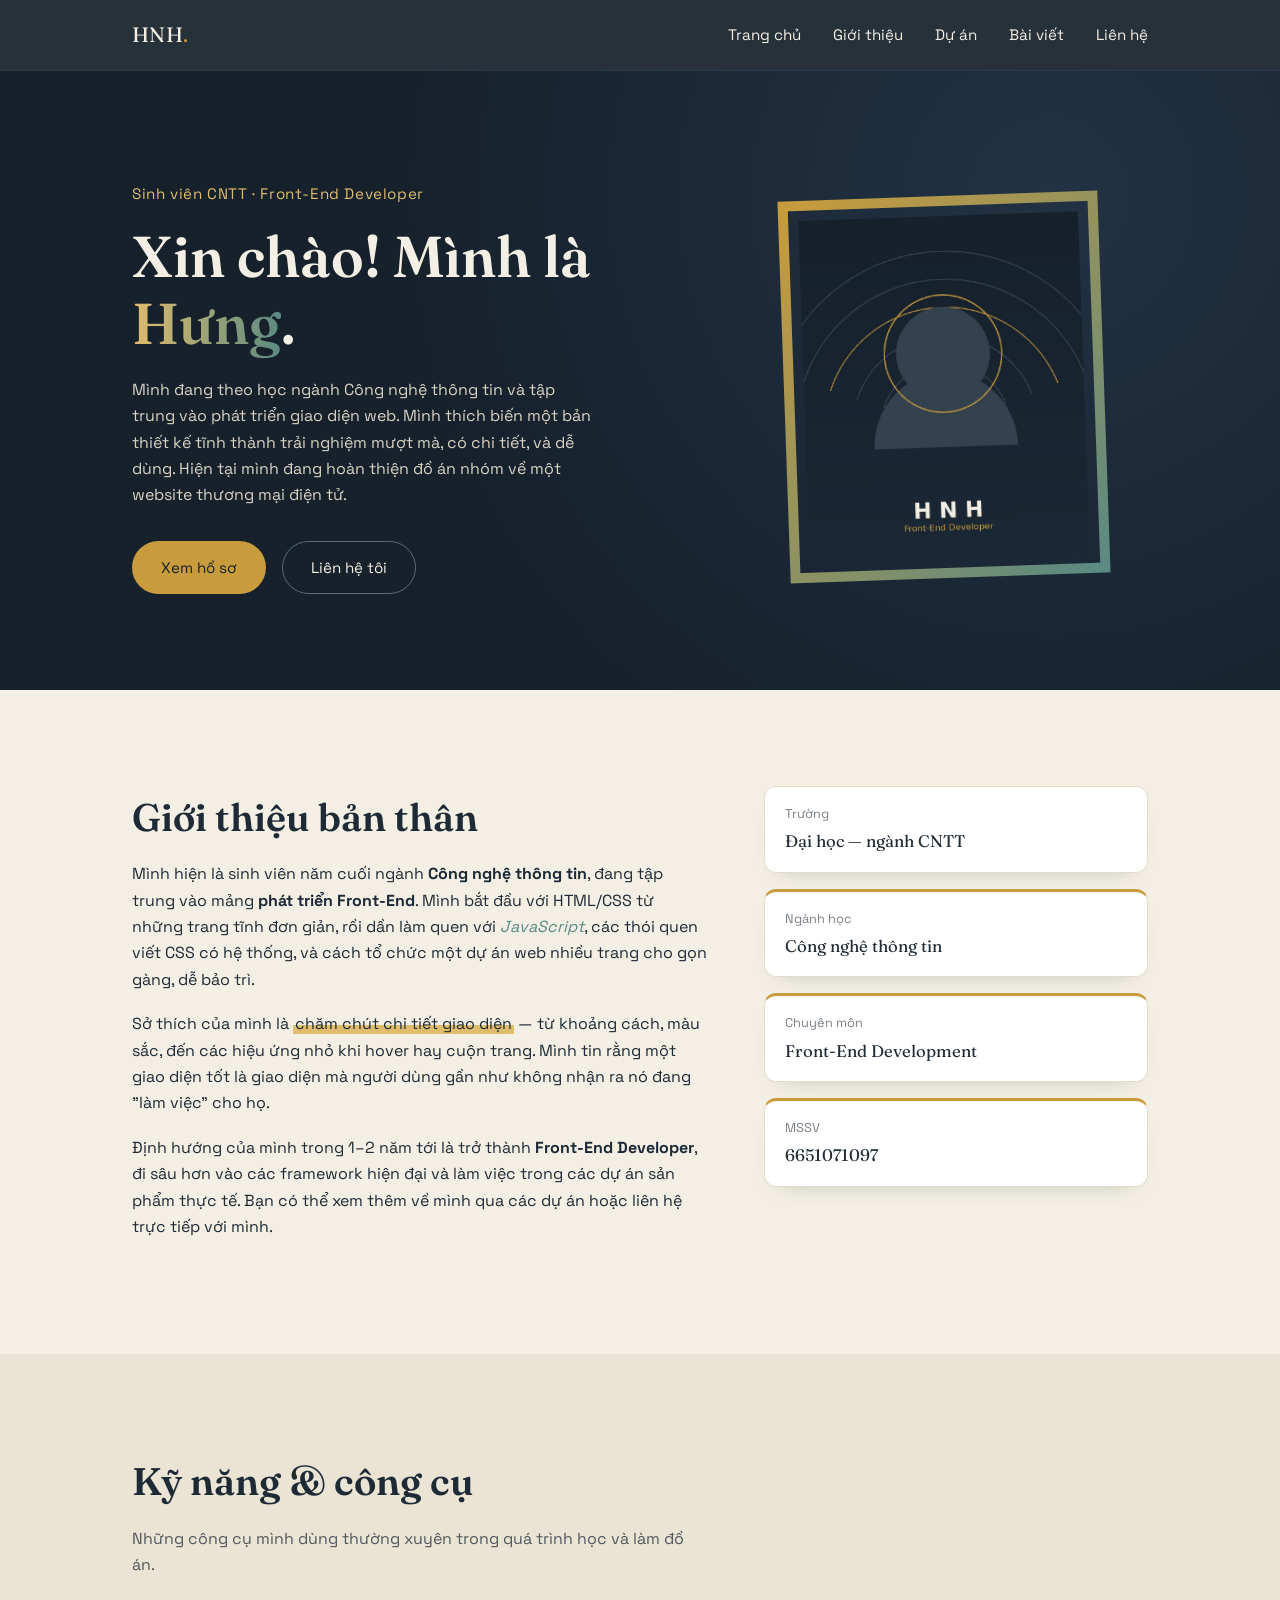
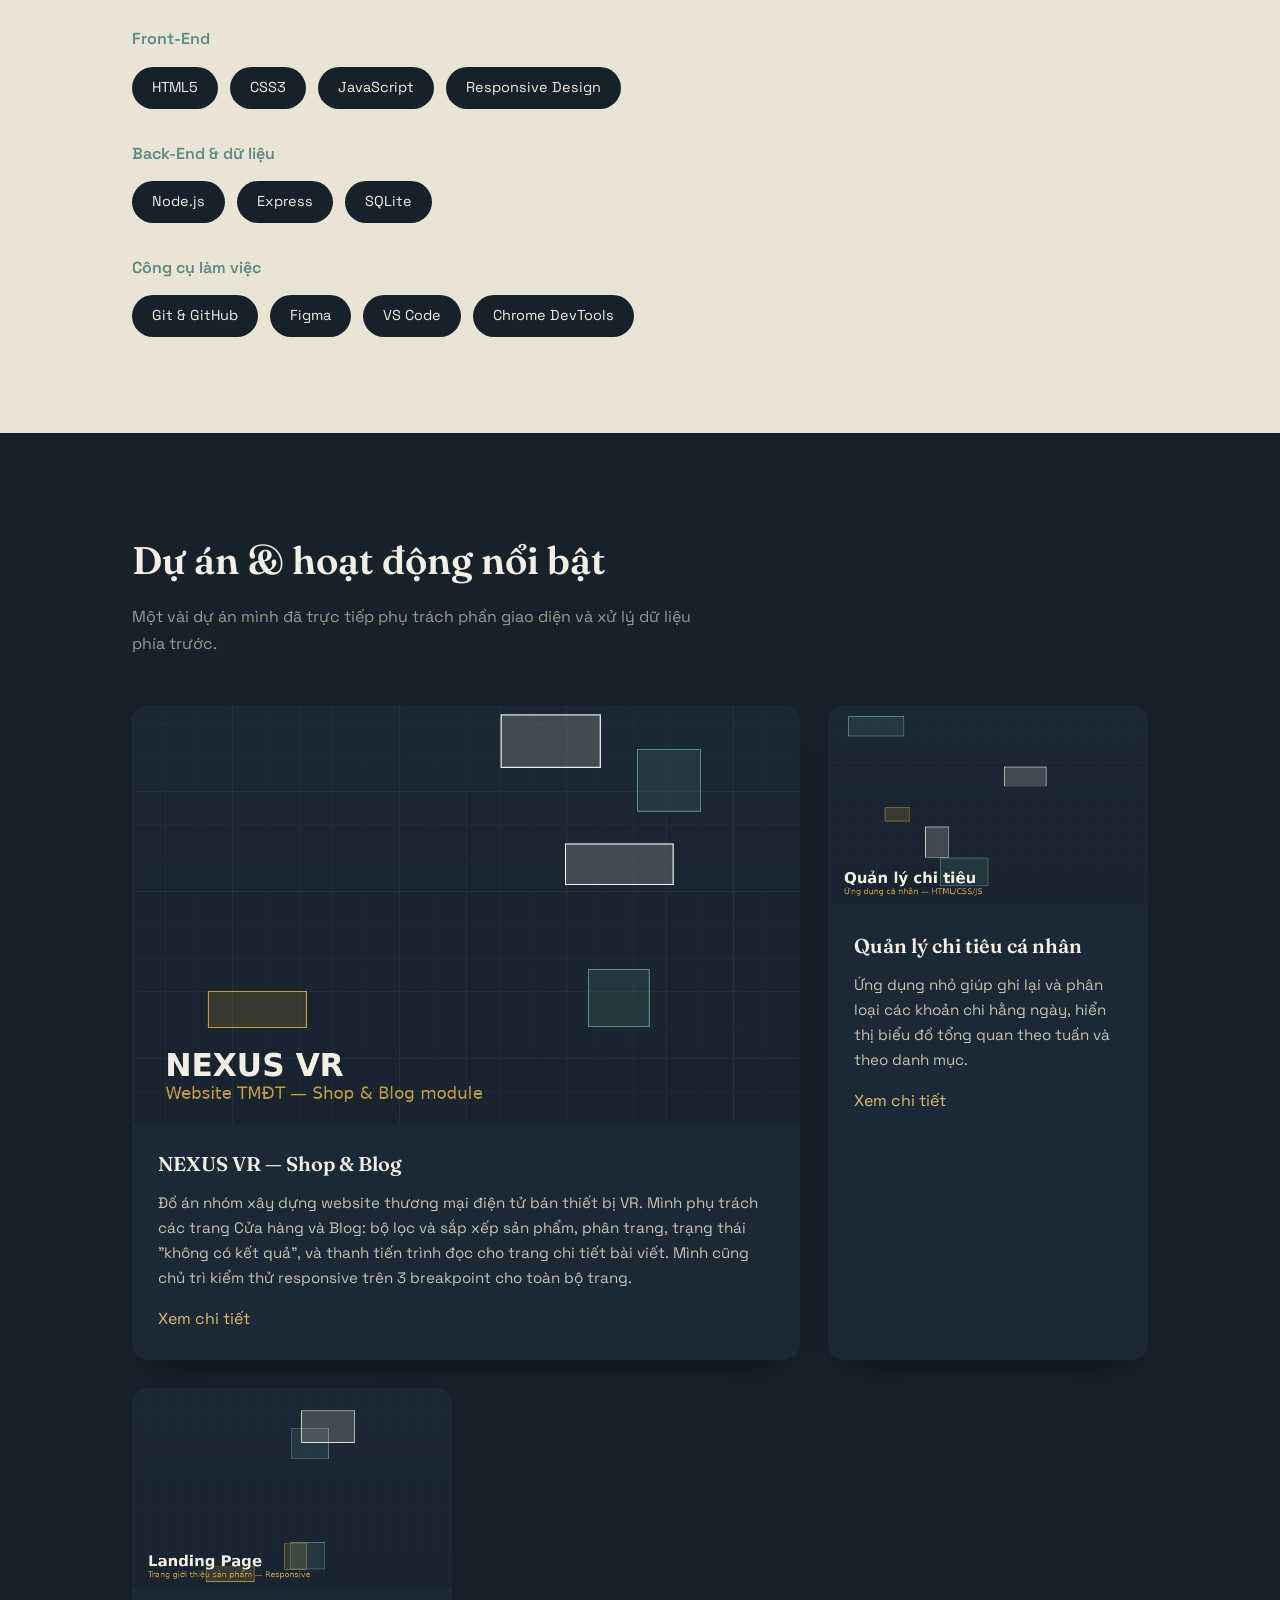
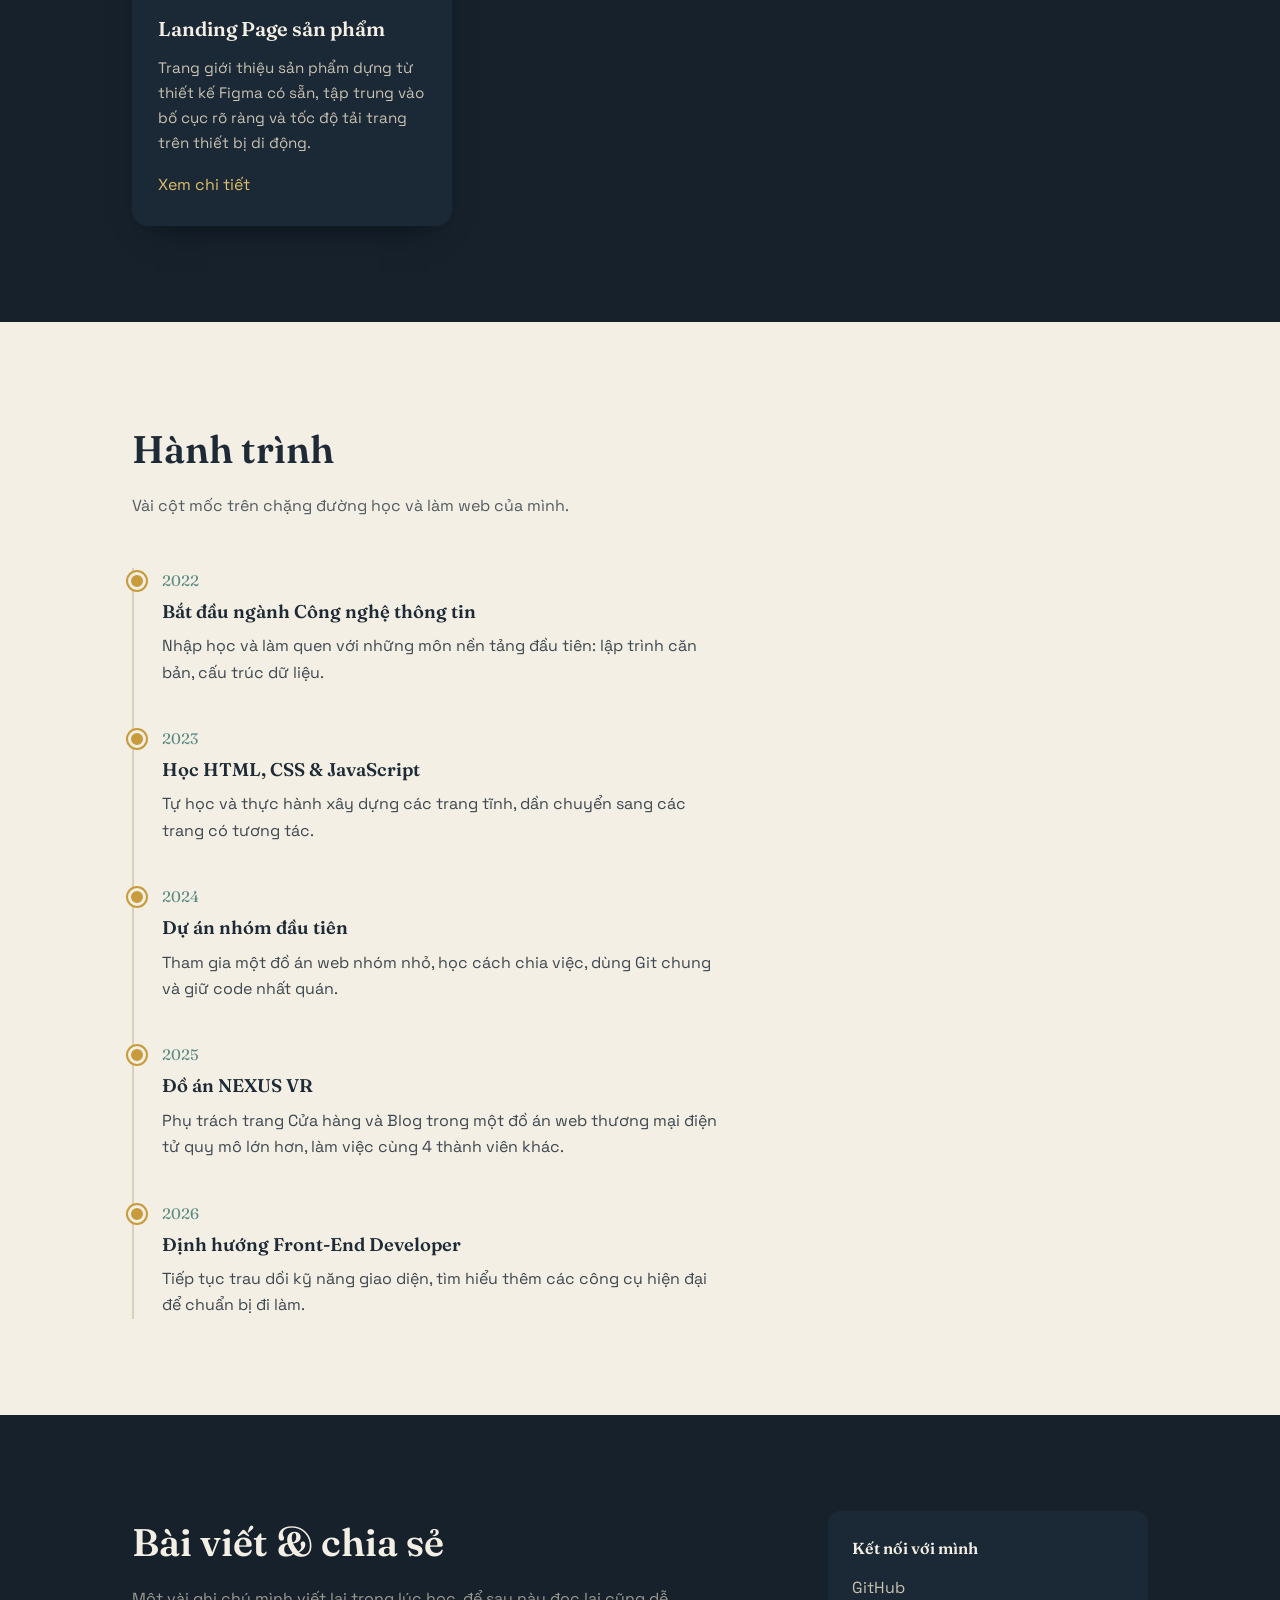
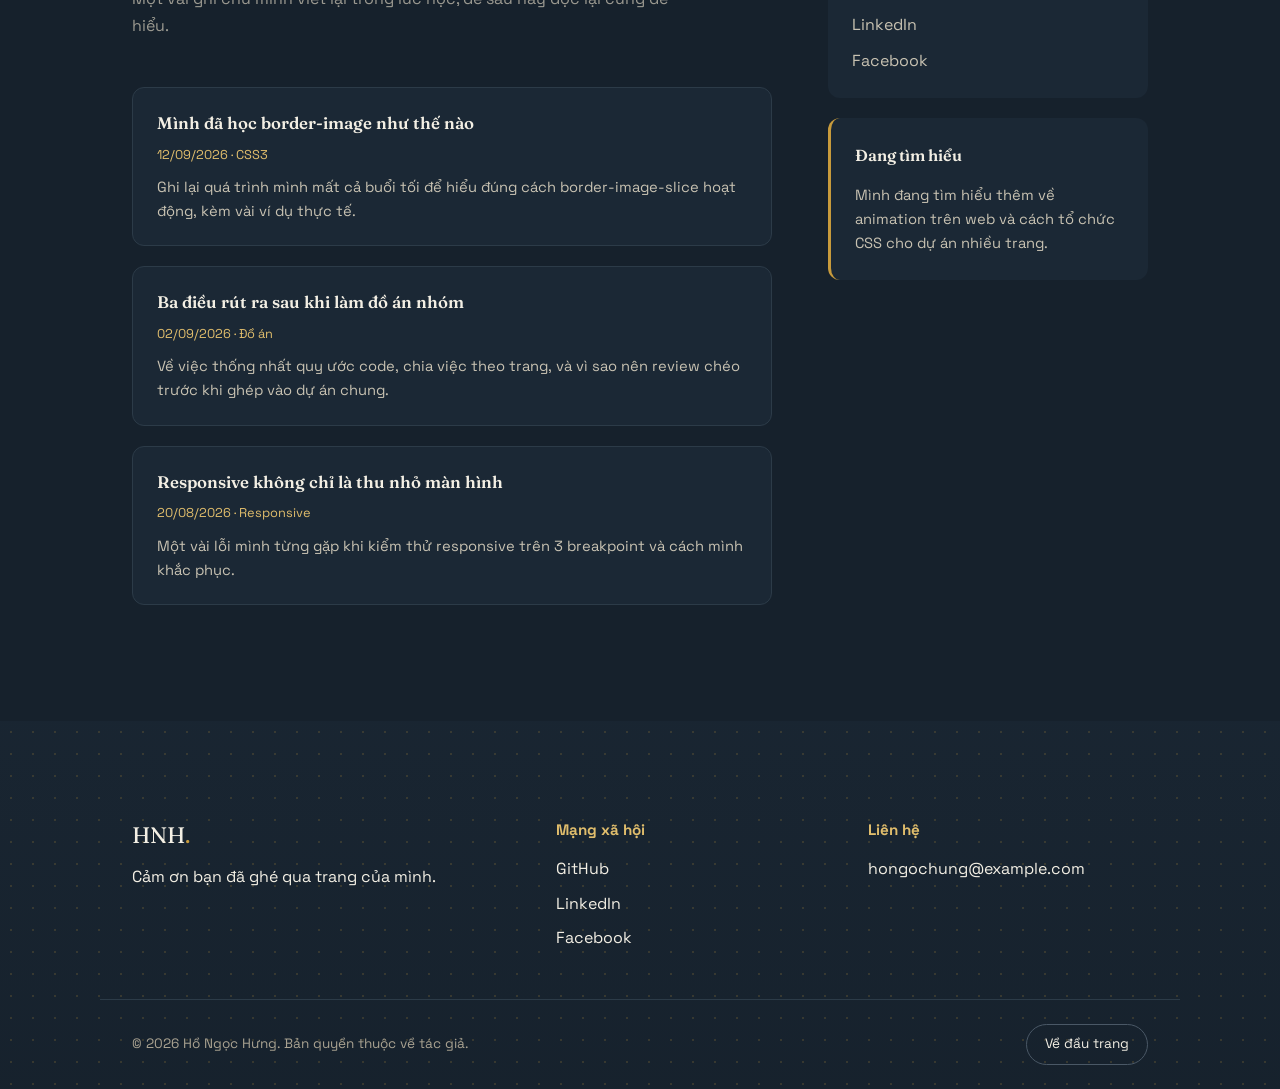
<file: C2_6651071097/BaiTap2_6651071097_HoNgocHung_BlogCaNhan/html/index.html>
<!DOCTYPE html>
<html lang="vi">
<head>
  <meta charset="UTF-8">
  <meta name="viewport" content="width=device-width, initial-scale=1.0">
  <meta name="description" content="Portfolio cá nhân của Hồ Ngọc Hưng — sinh viên ngành Công nghệ thông tin, chuyên về Front-End Development. Giới thiệu bản thân, kỹ năng, dự án và bài viết chia sẻ kinh nghiệm học lập trình web.">
  <title>Portfolio / Blog Cá Nhân - Hồ Ngọc Hưng</title>
  <link rel="preconnect" href="https://fonts.googleapis.com">
  <link rel="preconnect" href="https://fonts.gstatic.com" crossorigin>
  <link href="https://fonts.googleapis.com/css2?family=Fraunces:wght@500;600;700&family=Space+Grotesk:wght@400;500;600&display=swap" rel="stylesheet">
  <link rel="stylesheet" href="../css/style.css">
</head>
<body>

  <!-- ===================== HEADER (sticky) ===================== -->
  <header class="site-header">
    <div class="header-inner">
      <a href="#home" class="logo">HNH<span class="logo-dot">.</span></a>
      <nav class="main-nav">
        <ul>
          <li><a href="#home">Trang chủ</a></li>
          <li><a href="#about">Giới thiệu</a></li>
          <li><a href="#projects">Dự án</a></li>
          <li><a href="#blog">Bài viết</a></li>
          <li><a href="#contact">Liên hệ</a></li>
        </ul>
      </nav>
    </div>
  </header>

  <main>
    <!-- ===================== HERO SECTION ===================== -->
    <section id="home" class="hero">
      <div class="hero-inner">
        <div class="hero-text">
          <p class="hero-kicker">Sinh viên CNTT · Front-End Developer</p>
          <h1 class="hero-title">Xin chào! Mình là <span class="hero-name">Hưng</span>.</h1>
          <p class="hero-desc">
            Mình đang theo học ngành Công nghệ thông tin và tập trung vào phát triển giao diện web.
            Mình thích biến một bản thiết kế tĩnh thành trải nghiệm mượt mà, có chi tiết, và dễ dùng.
            Hiện tại mình đang hoàn thiện đồ án nhóm về một website thương mại điện tử.
          </p>
          <div class="hero-cta">
            <a href="#projects" class="btn btn-primary">Xem hồ sơ</a>
            <a href="#contact" class="btn btn-outline">Liên hệ tôi</a>
          </div>
        </div>
        <div class="hero-media">
          <div class="hero-frame">
            <img src="../images/avatar.jpg" alt="Ảnh chân dung Hồ Ngọc Hưng">
          </div>
        </div>
      </div>
    </section>

    <!-- ===================== ABOUT SECTION ===================== -->
    <section id="about" class="about">
      <div class="section-inner about-grid">
        <div class="about-copy">
          <h2>Giới thiệu bản thân</h2>
          <p>
            Mình hiện là sinh viên năm cuối ngành <strong>Công nghệ thông tin</strong>, đang tập trung
            vào mảng <strong>phát triển Front-End</strong>. Mình bắt đầu với HTML/CSS từ những trang
            tĩnh đơn giản, rồi dần làm quen với <em>JavaScript</em>, các thói quen viết CSS có hệ thống,
            và cách tổ chức một dự án web nhiều trang cho gọn gàng, dễ bảo trì.
          </p>
          <p>
            Sở thích của mình là <span class="highlight">chăm chút chi tiết giao diện</span> — từ khoảng
            cách, màu sắc, đến các hiệu ứng nhỏ khi hover hay cuộn trang. Mình tin rằng một giao diện tốt
            là giao diện mà người dùng gần như không nhận ra nó đang "làm việc" cho họ.
          </p>
          <p>
            Định hướng của mình trong 1–2 năm tới là trở thành <strong>Front-End Developer</strong>,
            đi sâu hơn vào các framework hiện đại và làm việc trong các dự án sản phẩm thực tế.
            Bạn có thể xem thêm về mình qua <a href="#projects">các dự án</a> hoặc
            <a href="#contact">liên hệ trực tiếp</a> với mình.
          </p>
        </div>
        <div class="about-facts">
          <div class="fact-card">
            <span class="fact-label">Trường</span>
            <span class="fact-value">Đại học — ngành CNTT</span>
          </div>
          <div class="fact-card">
            <span class="fact-label">Ngành học</span>
            <span class="fact-value">Công nghệ thông tin</span>
          </div>
          <div class="fact-card">
            <span class="fact-label">Chuyên môn</span>
            <span class="fact-value">Front-End Development</span>
          </div>
          <div class="fact-card">
            <span class="fact-label">MSSV</span>
            <span class="fact-value">6651071097</span>
          </div>
        </div>
      </div>
    </section>

    <!-- ===================== SKILLS SECTION ===================== -->
    <section id="skills" class="skills">
      <div class="section-inner">
        <h2>Kỹ năng &amp; công cụ</h2>
        <p class="section-lead">Những công cụ mình dùng thường xuyên trong quá trình học và làm đồ án.</p>

        <div class="skill-group">
          <h3 class="skill-group-title">Front-End</h3>
          <ul class="pill-list">
            <li class="pill">HTML5</li>
            <li class="pill">CSS3</li>
            <li class="pill">JavaScript</li>
            <li class="pill">Responsive Design</li>
          </ul>
        </div>

        <div class="skill-group">
          <h3 class="skill-group-title">Back-End &amp; dữ liệu</h3>
          <ul class="pill-list">
            <li class="pill">Node.js</li>
            <li class="pill">Express</li>
            <li class="pill">SQLite</li>
          </ul>
        </div>

        <div class="skill-group">
          <h3 class="skill-group-title">Công cụ làm việc</h3>
          <ul class="pill-list">
            <li class="pill">Git &amp; GitHub</li>
            <li class="pill">Figma</li>
            <li class="pill">VS Code</li>
            <li class="pill">Chrome DevTools</li>
          </ul>
        </div>
      </div>
    </section>

    <!-- ===================== PROJECTS SECTION ===================== -->
    <section id="projects" class="projects">
      <div class="section-inner">
        <h2>Dự án &amp; hoạt động nổi bật</h2>
        <p class="section-lead">Một vài dự án mình đã trực tiếp phụ trách phần giao diện và xử lý dữ liệu phía trước.</p>

        <div class="project-grid">
          <article class="project-card project-card--featured">
            <div class="project-media">
              <img src="../images/project1.jpg" alt="Giao diện trang Shop và Blog trong dự án NEXUS VR">
            </div>
            <div class="project-body">
              <h3>NEXUS VR — Shop &amp; Blog</h3>
              <p>
                Đồ án nhóm xây dựng website thương mại điện tử bán thiết bị VR. Mình phụ trách các trang
                Cửa hàng và Blog: bộ lọc và sắp xếp sản phẩm, phân trang, trạng thái "không có kết quả",
                và thanh tiến trình đọc cho trang chi tiết bài viết. Mình cũng chủ trì kiểm thử responsive
                trên 3 breakpoint cho toàn bộ trang.
              </p>
              <a href="#" class="project-link">Xem chi tiết</a>
            </div>
          </article>

          <article class="project-card">
            <div class="project-media">
              <img src="../images/project2.jpg" alt="Giao diện ứng dụng quản lý chi tiêu cá nhân">
            </div>
            <div class="project-body">
              <h3>Quản lý chi tiêu cá nhân</h3>
              <p>
                Ứng dụng nhỏ giúp ghi lại và phân loại các khoản chi hằng ngày, hiển thị biểu đồ tổng quan
                theo tuần và theo danh mục.
              </p>
              <a href="#" class="project-link">Xem chi tiết</a>
            </div>
          </article>

          <article class="project-card">
            <div class="project-media">
              <img src="../images/project3.jpg" alt="Landing page giới thiệu sản phẩm">
            </div>
            <div class="project-body">
              <h3>Landing Page sản phẩm</h3>
              <p>
                Trang giới thiệu sản phẩm dựng từ thiết kế Figma có sẵn, tập trung vào bố cục rõ ràng và
                tốc độ tải trang trên thiết bị di động.
              </p>
              <a href="#" class="project-link">Xem chi tiết</a>
            </div>
          </article>
        </div>
      </div>
    </section>

    <!-- ===================== JOURNEY / TIMELINE SECTION ===================== -->
    <section id="journey" class="journey">
      <div class="section-inner">
        <h2>Hành trình</h2>
        <p class="section-lead">Vài cột mốc trên chặng đường học và làm web của mình.</p>

        <ol class="timeline">
          <li class="timeline-item">
            <span class="timeline-year">2022</span>
            <div class="timeline-content">
              <h3>Bắt đầu ngành Công nghệ thông tin</h3>
              <p>Nhập học và làm quen với những môn nền tảng đầu tiên: lập trình căn bản, cấu trúc dữ liệu.</p>
            </div>
          </li>
          <li class="timeline-item">
            <span class="timeline-year">2023</span>
            <div class="timeline-content">
              <h3>Học HTML, CSS &amp; JavaScript</h3>
              <p>Tự học và thực hành xây dựng các trang tĩnh, dần chuyển sang các trang có tương tác.</p>
            </div>
          </li>
          <li class="timeline-item">
            <span class="timeline-year">2024</span>
            <div class="timeline-content">
              <h3>Dự án nhóm đầu tiên</h3>
              <p>Tham gia một đồ án web nhóm nhỏ, học cách chia việc, dùng Git chung và giữ code nhất quán.</p>
            </div>
          </li>
          <li class="timeline-item">
            <span class="timeline-year">2025</span>
            <div class="timeline-content">
              <h3>Đồ án NEXUS VR</h3>
              <p>Phụ trách trang Cửa hàng và Blog trong một đồ án web thương mại điện tử quy mô lớn hơn, làm việc cùng 4 thành viên khác.</p>
            </div>
          </li>
          <li class="timeline-item">
            <span class="timeline-year">2026</span>
            <div class="timeline-content">
              <h3>Định hướng Front-End Developer</h3>
              <p>Tiếp tục trau dồi kỹ năng giao diện, tìm hiểu thêm các công cụ hiện đại để chuẩn bị đi làm.</p>
            </div>
          </li>
        </ol>
      </div>
    </section>

    <!-- ===================== BLOG + ASIDE SECTION ===================== -->
    <section id="blog" class="blog">
      <div class="section-inner blog-grid">
        <div class="blog-main">
          <h2>Bài viết &amp; chia sẻ</h2>
          <p class="section-lead">Một vài ghi chú mình viết lại trong lúc học, để sau này đọc lại cũng dễ hiểu.</p>

          <article class="post-card">
            <h3><a href="#">Mình đã học border-image như thế nào</a></h3>
            <p class="post-meta">12/09/2026 · CSS3</p>
            <p>Ghi lại quá trình mình mất cả buổi tối để hiểu đúng cách border-image-slice hoạt động, kèm vài ví dụ thực tế.</p>
          </article>

          <article class="post-card">
            <h3><a href="#">Ba điều rút ra sau khi làm đồ án nhóm</a></h3>
            <p class="post-meta">02/09/2026 · Đồ án</p>
            <p>Về việc thống nhất quy ước code, chia việc theo trang, và vì sao nên review chéo trước khi ghép vào dự án chung.</p>
          </article>

          <article class="post-card">
            <h3><a href="#">Responsive không chỉ là thu nhỏ màn hình</a></h3>
            <p class="post-meta">20/08/2026 · Responsive</p>
            <p>Một vài lỗi mình từng gặp khi kiểm thử responsive trên 3 breakpoint và cách mình khắc phục.</p>
          </article>
        </div>

        <aside class="blog-aside">
          <div class="aside-block">
            <h3>Kết nối với mình</h3>
            <ul class="aside-social">
              <li><a href="#">GitHub</a></li>
              <li><a href="#">LinkedIn</a></li>
              <li><a href="#">Facebook</a></li>
            </ul>
          </div>
          <div class="aside-block aside-block--accent">
            <h3>Đang tìm hiểu</h3>
            <p>Mình đang tìm hiểu thêm về animation trên web và cách tổ chức CSS cho dự án nhiều trang.</p>
          </div>
        </aside>
      </div>
    </section>
  </main>

  <!-- ===================== FOOTER ===================== -->
  <footer id="contact" class="site-footer">
    <div class="section-inner footer-inner">
      <div class="footer-col">
        <p class="footer-logo">HNH<span class="logo-dot">.</span></p>
        <p>Cảm ơn bạn đã ghé qua trang của mình.</p>
      </div>
      <div class="footer-col">
        <h4>Mạng xã hội</h4>
        <ul class="footer-social">
          <li><a href="#">GitHub</a></li>
          <li><a href="#">LinkedIn</a></li>
          <li><a href="#">Facebook</a></li>
        </ul>
      </div>
      <div class="footer-col">
        <h4>Liên hệ</h4>
        <p><a href="mailto:hongochung@example.com">hongochung@example.com</a></p>
      </div>
    </div>
    <div class="footer-bottom">
      <p>&copy; 2026 Hồ Ngọc Hưng. Bản quyền thuộc về tác giả.</p>
      <a href="#home" class="back-to-top">Về đầu trang</a>
    </div>
  </footer>

</body>
</html>
</file>
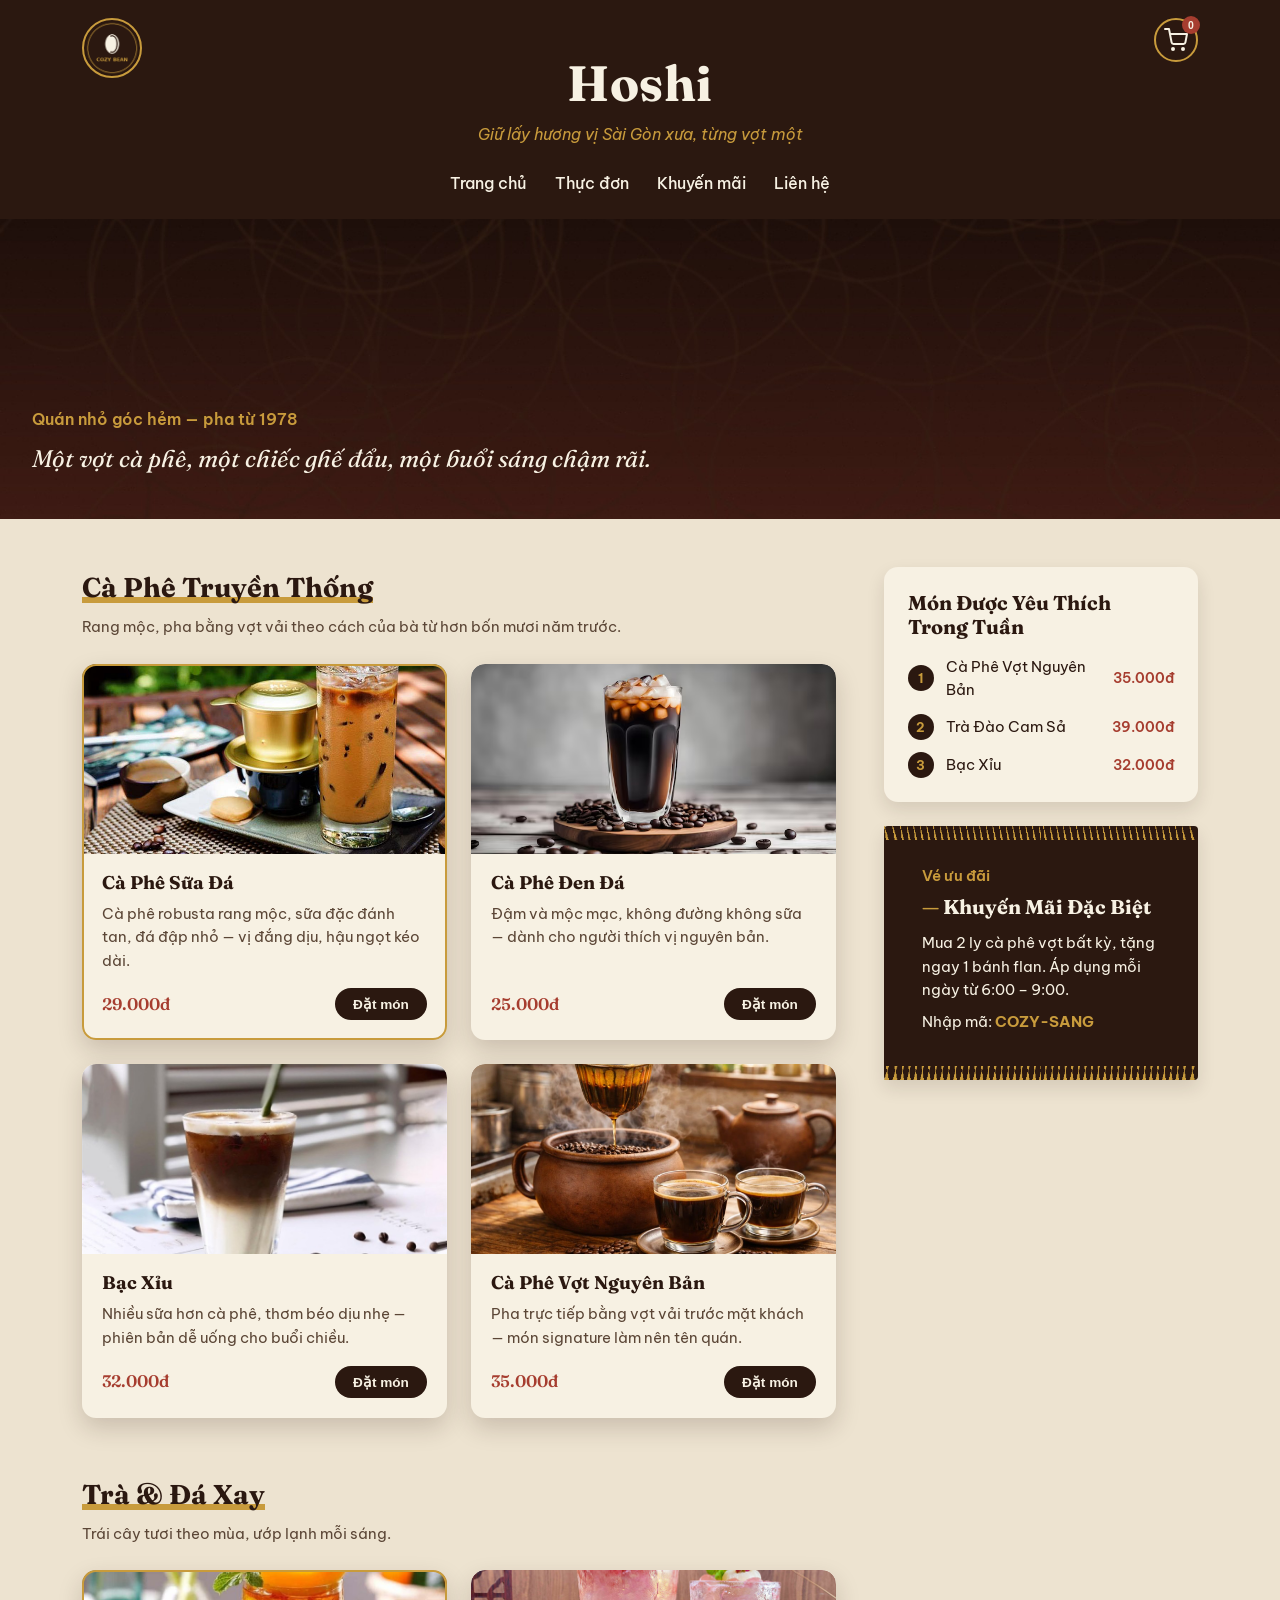
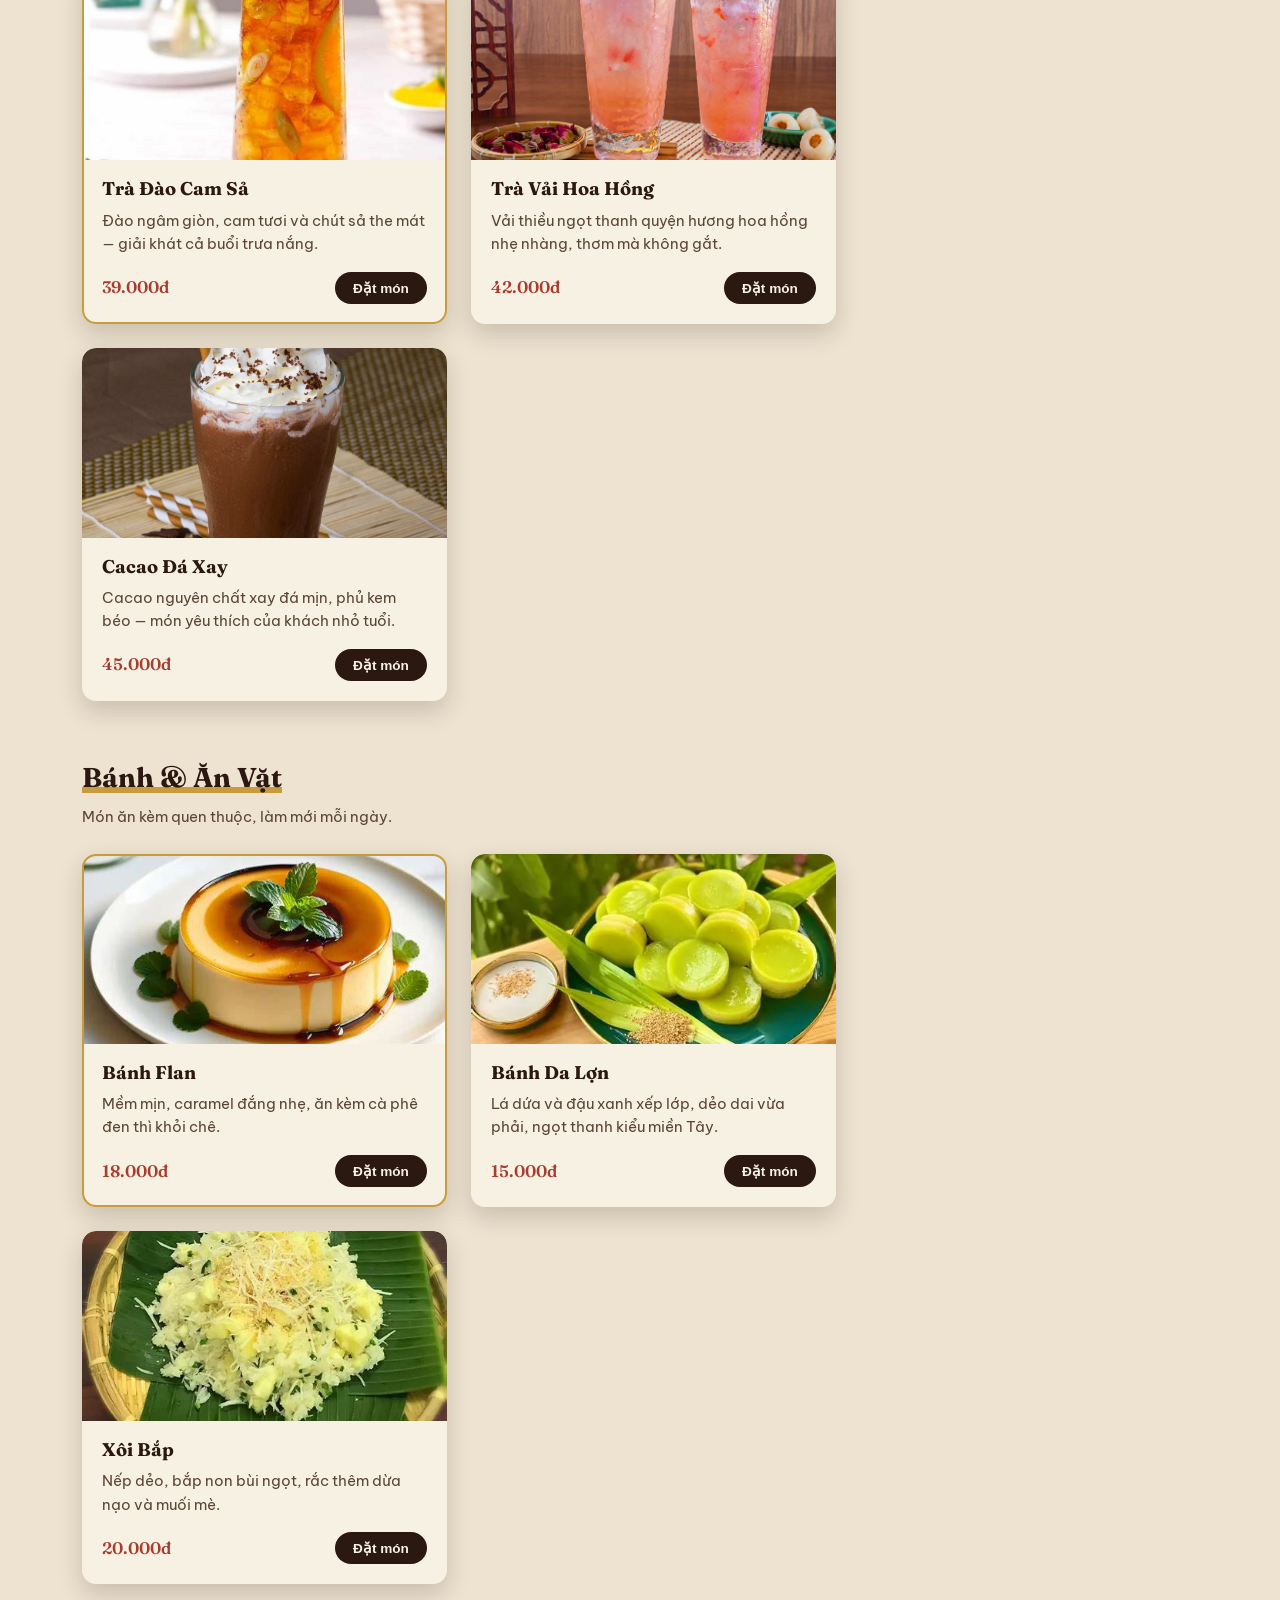
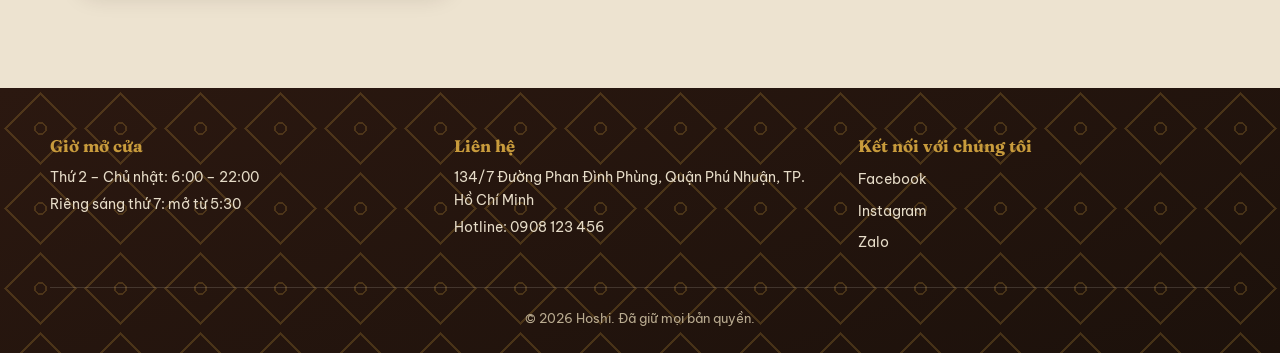
<file: C1_6651071097/BaiTap1_6651071097_HoNgocHung_MenuQuanAn/BaiTap1_MSSV_HoTen_MenuQuanAn_capnhat/html/index.html>
<!DOCTYPE html>
<html lang="vi">
<head>
  <meta charset="UTF-8">
  <meta name="viewport" content="width=device-width, initial-scale=1.0">
  <meta name="description" content="Thực đơn Hoshi - quán cà phê ấm cúng với cà phê sữa đá, bạc xỉu, trà trái cây và bánh truyền thống.">
  <title>Hoshi — Thực Đơn</title>
  <link rel="stylesheet" href="../css/style.css">
</head>
<body>

  <!-- HEADER -->
  <header class="site-header">
    <div class="header-top">
      <img src="../images/logo.png" alt="Logo Hoshi" class="logo">

      <div class="brand-text">
        <h1>Hoshi</h1>
        <p class="slogan">Giữ lấy hương vị Sài Gòn xưa, từng vợt một</p>
      </div>

      <button class="cart-btn" type="button" aria-label="Xem giỏ hàng">
        <svg viewBox="0 0 24 24" width="24" height="24" fill="none" stroke="currentColor" stroke-width="2" stroke-linecap="round" stroke-linejoin="round" aria-hidden="true">
          <circle cx="9" cy="21" r="1"></circle>
          <circle cx="19" cy="21" r="1"></circle>
          <path d="M1 1h4l2.6 13.4a2 2 0 0 0 2 1.6h9.8a2 2 0 0 0 2-1.6L23 6H6"></path>
        </svg>
        <span class="cart-count">0</span>
      </button>
    </div>

    <!-- NAVIGATION -->
    <nav class="main-nav" aria-label="Điều hướng chính">
      <ul>
        <li><a href="#trang-chu">Trang chủ</a></li>
        <li><a href="#thuc-don">Thực đơn</a></li>
        <li><a href="#khuyen-mai">Khuyến mãi</a></li>
        <li><a href="#lien-he">Liên hệ</a></li>
      </ul>
    </nav>

    <div class="banner" id="trang-chu">
      <div class="banner-text">
        <p class="eyebrow">Quán nhỏ góc hẻm — pha từ 1978</p>
        <p class="banner-quote">Một vợt cà phê, một chiếc ghế đẩu, một buổi sáng chậm rãi.</p>
      </div>
    </div>
  </header>

  <div class="page-body" id="thuc-don">
    <!-- NỘI DUNG CHÍNH -->
    <main class="menu-main">

      <section class="menu-section" id="ca-phe">
        <h2>Cà Phê Truyền Thống</h2>
        <p class="section-note">Rang mộc, pha bằng vợt vải theo cách của bà từ hơn bốn mươi năm trước.</p>
        <div class="dish-grid">

          <article class="dish-card">
            <img src="../images/ca_phe_sua_da.jpg" alt="Cà Phê Sữa Đá">
            <div class="dish-body">
              <h3>Cà Phê Sữa Đá</h3>
              <p>Cà phê robusta rang mộc, sữa đặc đánh tan, đá đập nhỏ — vị đắng dịu, hậu ngọt kéo dài.</p>
              <div class="dish-foot">
                <span class="price">29.000đ</span>
                <button class="btn-order" type="button">Đặt món</button>
              </div>
            </div>
          </article>

          <article class="dish-card">
            <img src="../images/cafe_den_da.avif" alt="Cà Phê Đen Đá">
            <div class="dish-body">
              <h3>Cà Phê Đen Đá</h3>
              <p>Đậm và mộc mạc, không đường không sữa — dành cho người thích vị nguyên bản.</p>
              <div class="dish-foot">
                <span class="price">25.000đ</span>
                <button class="btn-order" type="button">Đặt món</button>
              </div>
            </div>
          </article>

          <article class="dish-card">
            <img src="../images/bac_siu.jpg" alt="Bạc Xỉu">
            <div class="dish-body">
              <h3>Bạc Xỉu</h3>
              <p>Nhiều sữa hơn cà phê, thơm béo dịu nhẹ — phiên bản dễ uống cho buổi chiều.</p>
              <div class="dish-foot">
                <span class="price">32.000đ</span>
                <button class="btn-order" type="button">Đặt món</button>
              </div>
            </div>
          </article>

          <article class="dish-card">
            <img src="../images/ca_phe_vot.jpg" alt="Cà Phê Vợt Nguyên Bản">
            <div class="dish-body">
              <h3>Cà Phê Vợt Nguyên Bản</h3>
              <p>Pha trực tiếp bằng vợt vải trước mặt khách — món signature làm nên tên quán.</p>
              <div class="dish-foot">
                <span class="price">35.000đ</span>
                <button class="btn-order" type="button">Đặt món</button>
              </div>
            </div>
          </article>

        </div>
      </section>

      <section class="menu-section" id="tra-da-xay">
        <h2>Trà &amp; Đá Xay</h2>
        <p class="section-note">Trái cây tươi theo mùa, ướp lạnh mỗi sáng.</p>
        <div class="dish-grid">

          <article class="dish-card">
            <img src="../images/tra_dao_cam_xa.jpg" alt="Trà Đào Cam Sả">
            <div class="dish-body">
              <h3>Trà Đào Cam Sả</h3>
              <p>Đào ngâm giòn, cam tươi và chút sả the mát — giải khát cả buổi trưa nắng.</p>
              <div class="dish-foot">
                <span class="price">39.000đ</span>
                <button class="btn-order" type="button">Đặt món</button>
              </div>
            </div>
          </article>

          <article class="dish-card">
            <img src="../images/tra_vai_hoa_hong.jpg" alt="Trà Vải Hoa Hồng">
            <div class="dish-body">
              <h3>Trà Vải Hoa Hồng</h3>
              <p>Vải thiều ngọt thanh quyện hương hoa hồng nhẹ nhàng, thơm mà không gắt.</p>
              <div class="dish-foot">
                <span class="price">42.000đ</span>
                <button class="btn-order" type="button">Đặt món</button>
              </div>
            </div>
          </article>

          <article class="dish-card">
            <img src="../images/ca_cao_da_xay.jpg" alt="Cacao Đá Xay">
            <div class="dish-body">
              <h3>Cacao Đá Xay</h3>
              <p>Cacao nguyên chất xay đá mịn, phủ kem béo — món yêu thích của khách nhỏ tuổi.</p>
              <div class="dish-foot">
                <span class="price">45.000đ</span>
                <button class="btn-order" type="button">Đặt món</button>
              </div>
            </div>
          </article>

        </div>
      </section>

      <section class="menu-section" id="banh-an-vat">
        <h2>Bánh &amp; Ăn Vặt</h2>
        <p class="section-note">Món ăn kèm quen thuộc, làm mới mỗi ngày.</p>
        <div class="dish-grid">

          <article class="dish-card">
            <img src="../images/banh_plan.jpg" alt="Bánh Flan">
            <div class="dish-body">
              <h3>Bánh Flan</h3>
              <p>Mềm mịn, caramel đắng nhẹ, ăn kèm cà phê đen thì khỏi chê.</p>
              <div class="dish-foot">
                <span class="price">18.000đ</span>
                <button class="btn-order" type="button">Đặt món</button>
              </div>
            </div>
          </article>

          <article class="dish-card">
            <img src="../images/banh_da-lon.webp" alt="Bánh Da Lợn">
            <div class="dish-body">
              <h3>Bánh Da Lợn</h3>
              <p>Lá dứa và đậu xanh xếp lớp, dẻo dai vừa phải, ngọt thanh kiểu miền Tây.</p>
              <div class="dish-foot">
                <span class="price">15.000đ</span>
                <button class="btn-order" type="button">Đặt món</button>
              </div>
            </div>
          </article>

          <article class="dish-card">
            <img src="../images/xoi_bap.webp" alt="Xôi Bắp">
            <div class="dish-body">
              <h3>Xôi Bắp</h3>
              <p>Nếp dẻo, bắp non bùi ngọt, rắc thêm dừa nạo và muối mè.</p>
              <div class="dish-foot">
                <span class="price">20.000đ</span>
                <button class="btn-order" type="button">Đặt món</button>
              </div>
            </div>
          </article>

        </div>
      </section>

    </main>

    <!-- ASIDE -->
    <aside class="menu-aside" id="khuyen-mai">
      <div class="aside-block favorites">
        <h2>Món Được Yêu Thích Trong Tuần</h2>
        <ul class="favorites-list">
          <li>
            <span class="rank">1</span>
            <span class="fav-name">Cà Phê Vợt Nguyên Bản</span>
            <span class="fav-price">35.000đ</span>
          </li>
          <li>
            <span class="rank">2</span>
            <span class="fav-name">Trà Đào Cam Sả</span>
            <span class="fav-price">39.000đ</span>
          </li>
          <li>
            <span class="rank">3</span>
            <span class="fav-name">Bạc Xỉu</span>
            <span class="fav-price">32.000đ</span>
          </li>
        </ul>
      </div>

      <div class="aside-block promo">
        <p class="promo-eyebrow">Vé ưu đãi</p>
        <h2>Khuyến Mãi Đặc Biệt</h2>
        <p>Mua 2 ly cà phê vợt bất kỳ, tặng ngay 1 bánh flan. Áp dụng mỗi ngày từ 6:00 – 9:00.</p>
        <p class="promo-code">Nhập mã: <strong>COZY-SANG</strong></p>
      </div>
    </aside>
  </div>

  <!-- FOOTER -->
  <footer class="site-footer" id="lien-he">
    <div class="footer-inner">
      <div class="footer-col">
        <h3>Giờ mở cửa</h3>
        <p>Thứ 2 – Chủ nhật: 6:00 – 22:00</p>
        <p>Riêng sáng thứ 7: mở từ 5:30</p>
      </div>
      <div class="footer-col">
        <h3>Liên hệ</h3>
        <p>134/7 Đường Phan Đình Phùng, Quận Phú Nhuận, TP. Hồ Chí Minh</p>
        <p>Hotline: 0908 123 456</p>
      </div>
      <div class="footer-col">
        <h3>Kết nối với chúng tôi</h3>
        <ul class="social-links">
          <li><a href="#">Facebook</a></li>
          <li><a href="#">Instagram</a></li>
          <li><a href="#">Zalo</a></li>
        </ul>
      </div>
    </div>
    <p class="copyright">© 2026 Hoshi. Đã giữ mọi bản quyền.</p>
  </footer>

</body>
</html>
</file>
<file: C2_6651071097/BaiTap2_6651071097_HoNgocHung_BlogCaNhan/css/style.css>
/* =====================================================================
   BaiTap2_6651071097_HoNgocHung_BlogCaNhan — style.css
   Bảng ghi chú nhóm kiến thức CSS3 đã vận dụng (đủ 7/7 nhóm):
   1) Selector            2) Border & Background   3) Text Effects
   4) 2D/3D Transform      5) Transitions & Animations
   6) Multiple Columns     7) User Interface
   Mỗi vị trí áp dụng đều có comment riêng ngay tại chỗ sử dụng.
   ===================================================================== */

/* CSS3 Group: Selector (universal selector *) — reset box model dùng chung */
* {
  margin: 0;
  padding: 0;
  box-sizing: border-box; /* CSS3 Group: User Interface — box-sizing thống nhất mô hình hộp */
}

/* CSS3 Group: Selector (type selector html, body) */
html {
  scroll-behavior: smooth; /* cuộn mượt tới id khi bấm nav / back-to-top */
}

/* ---------------------- Design tokens (custom properties) ---------------------- */
:root {
  --navy:        #16212c;
  --navy-alt:    #1b2835;
  --navy-line:   #2c3b48;
  --cream:       #f3efe4;
  --cream-alt:   #eae4d4;
  --ink:         #1e2a35;
  --gold:        #c89b3c;
  --gold-soft:   #e0bd6c;
  --teal:        #5b8a82;

  --font-display: 'Fraunces', Georgia, 'Times New Roman', serif;
  --font-body: 'Space Grotesk', 'Segoe UI', Arial, sans-serif;
}

body {
  font-family: var(--font-body);
  color: var(--ink);
  background: var(--cream);
  line-height: 1.65;
  -webkit-font-smoothing: antialiased;
}

img { max-width: 100%; display: block; }

.section-inner {
  max-width: 1080px;
  margin: 0 auto;
  padding: 96px 32px;
}

h1, h2, h3 { font-family: var(--font-display); font-weight: 600; }

h2 {
  font-size: clamp(1.9rem, 3vw, 2.6rem);
  margin-bottom: 12px;
}

.section-lead {
  max-width: 56ch;
  color: inherit;
  opacity: 0.75;
  margin-bottom: 48px;
}

/* CSS3 Group: User Interface — trạng thái focus rõ ràng khi điều hướng bằng bàn phím */
a:focus-visible,
button:focus-visible {
  outline: 2px solid var(--gold);
  outline-offset: 3px;
}

/* CSS3 Group: Selector (pseudo-class :hover trên phần tử a chung) */
a {
  color: inherit;
  text-decoration: none;
}

/* =====================================================================
   HEADER
   ===================================================================== */
/* CSS3 Group: User Interface — position sticky giữ thanh điều hướng luôn hiển thị */
.site-header {
  position: sticky;
  top: 0;
  z-index: 50;
  background: rgba(22, 33, 44, 0.92);
  backdrop-filter: blur(6px);
  border-bottom: 1px solid var(--navy-line); /* CSS3 Group: Border & Background */
}

.header-inner {
  max-width: 1080px;
  margin: 0 auto;
  padding: 18px 32px;
  display: flex;
  align-items: center;
  justify-content: space-between;
}

/* CSS3 Group: Selector (class selector) */
.logo {
  font-family: var(--font-display);
  font-size: 1.3rem;
  color: var(--cream);
  letter-spacing: 0.02em;
}

.logo-dot { color: var(--gold); }

.main-nav ul {
  display: flex;
  gap: 32px;
  list-style: none;
}

/* CSS3 Group: Selector (descendant selector .main-nav a) */
.main-nav a {
  color: var(--cream);
  font-size: 0.95rem;
  position: relative;
  padding: 4px 0;
}

/* CSS3 Group: Selector (pseudo-element ::after) + Transitions & Animations */
.main-nav a::after {
  content: "";
  position: absolute;
  left: 0;
  bottom: -2px;
  width: 0;
  height: 2px;
  background: var(--gold);
  transition: width 0.25s ease;
}

.main-nav a:hover::after,
.main-nav a:focus-visible::after {
  width: 100%;
}

/* =====================================================================
   HERO
   ===================================================================== */
.hero {
  background: radial-gradient(circle at 82% 20%, #223244 0%, var(--navy) 55%); /* CSS3 Group: Border & Background — gradient nền */
  color: var(--cream);
}

.hero-inner {
  max-width: 1080px;
  margin: 0 auto;
  padding: 110px 32px 96px;
  display: grid;
  grid-template-columns: 1.15fr 0.85fr;
  gap: 56px;
  align-items: center;
}

/* CSS3 Group: Text Effects — letter-spacing + màu nhấn cho nhãn nhỏ */
.hero-kicker {
  text-transform: none;
  letter-spacing: 0.04em;
  color: var(--gold-soft);
  font-size: 0.95rem;
  margin-bottom: 18px;
  opacity: 0;
  animation: rise 0.7s ease forwards; /* CSS3 Group: Transitions & Animations */
}

.hero-title {
  font-size: clamp(2.4rem, 5vw, 3.6rem);
  line-height: 1.15;
  margin-bottom: 20px;
  opacity: 0;
  animation: rise 0.7s ease 0.12s forwards; /* CSS3 Group: Transitions & Animations */
}

/* CSS3 Group: Text Effects — gradient text bằng background-clip */
.hero-name {
  background: linear-gradient(90deg, var(--gold-soft), var(--teal));
  -webkit-background-clip: text;
  background-clip: text;
  color: transparent;
}

.hero-desc {
  max-width: 46ch;
  opacity: 0;
  color: #d9d3c4;
  animation: rise 0.7s ease 0.22s forwards; /* CSS3 Group: Transitions & Animations */
}

.hero-cta {
  display: flex;
  gap: 16px;
  margin-top: 32px;
  opacity: 0;
  animation: rise 0.7s ease 0.32s forwards; /* CSS3 Group: Transitions & Animations */
}

/* Sequence keyframes — một khoảnh khắc chuyển động duy nhất khi tải trang */
@keyframes rise {
  from { opacity: 0; transform: translateY(14px); }
  to   { opacity: 1; transform: translateY(0); }
}

/* CSS3 Group: Border & Background — border-radius bo nút */
.btn {
  display: inline-block;
  padding: 13px 28px;
  border-radius: 999px;
  font-size: 0.95rem;
  border: 1px solid transparent;
  cursor: pointer; /* CSS3 Group: User Interface */
  transition: transform 0.25s ease, background 0.25s ease, border-color 0.25s ease; /* CSS3 Group: Transitions & Animations */
}

.btn-primary {
  background: var(--gold);
  color: var(--navy);
}

.btn-primary:hover {
  transform: translateY(-3px); /* CSS3 Group: 2D/3D Transform */
  background: var(--gold-soft);
}

.btn-outline {
  border-color: #5a6b7a;
  color: var(--cream);
}

.btn-outline:hover {
  transform: translateY(-3px); /* CSS3 Group: 2D/3D Transform */
  border-color: var(--gold);
}

.hero-media { display: flex; justify-content: center; }

/* CSS3 Group: Border & Background — border-image tạo khung trang trí cho ảnh đại diện */
.hero-frame {
  width: min(320px, 80vw);
  padding: 10px;
  border-width: 10px;
  border-style: solid;
  border-image: linear-gradient(135deg, var(--gold), var(--teal)) 1;
  border-radius: 4px; /* CSS3 Group: Border & Background */
  transform: rotate(-2deg); /* CSS3 Group: 2D/3D Transform */
}

.hero-frame img {
  border-radius: 2px;
}

/* =====================================================================
   ABOUT
   ===================================================================== */
.about { background: var(--cream); }

.about-grid {
  display: grid;
  grid-template-columns: 1.5fr 1fr;
  gap: 56px;
}

.about-copy p { margin-bottom: 18px; }

/* CSS3 Group: Text Effects — nhấn từ khoá bằng underline gợn kiểu bút highlight */
.highlight {
  background: linear-gradient(to top, var(--gold-soft) 45%, transparent 45%);
  padding: 0 2px;
}

.about-copy strong { color: var(--navy-alt); }
.about-copy em { color: var(--teal); font-style: italic; }

/* CSS3 Group: Selector (adjacent sibling selector fact-card + fact-card) */
.about-facts { display: flex; flex-direction: column; gap: 16px; }

.fact-card {
  background: #fff;
  border: 1px solid #e3dcc9; /* CSS3 Group: Border & Background */
  border-radius: 12px; /* CSS3 Group: Border & Background */
  padding: 16px 20px;
  display: flex;
  flex-direction: column;
  gap: 4px;
  box-shadow: 0 10px 24px -18px rgba(30, 42, 53, 0.4); /* CSS3 Group: Border & Background */
}

.fact-card + .fact-card {
  border-top: 3px solid var(--gold); /* CSS3 Group: Selector — adjacent sibling (+) */
}

.fact-label { font-size: 0.8rem; opacity: 0.6; }
.fact-value { font-family: var(--font-display); font-size: 1.05rem; }

/* =====================================================================
   SKILLS
   ===================================================================== */
.skills { background: var(--cream-alt); }

.skill-group { margin-bottom: 32px; }
.skill-group:last-child { margin-bottom: 0; }

.skill-group-title {
  font-size: 1rem;
  font-family: var(--font-body);
  font-weight: 600;
  color: var(--teal);
  margin-bottom: 14px;
}

.pill-list {
  list-style: none;
  display: flex;
  flex-wrap: wrap;
  gap: 12px;
}

/* CSS3 Group: Border & Background — pill badge bo tròn hoàn toàn */
.pill {
  background: var(--navy);
  color: var(--cream);
  padding: 9px 20px;
  border-radius: 999px;
  font-size: 0.9rem;
  transition: transform 0.2s ease, background 0.2s ease; /* CSS3 Group: Transitions & Animations */
  cursor: default; /* CSS3 Group: User Interface */
}

/* CSS3 Group: 2D/3D Transform — phóng to nhẹ khi hover */
.pill:hover {
  transform: scale(1.08);
  background: var(--teal);
}

/* =====================================================================
   PROJECTS
   ===================================================================== */
.projects { background: var(--navy); color: var(--cream); }
.projects .section-lead { color: #c8c2b2; }

.project-grid {
  display: grid;
  grid-template-columns: repeat(3, 1fr);
  gap: 28px;
}

/* Card nổi bật chiếm 2 cột để tạo phân cấp thị giác, tránh mọi card giống hệt nhau */
.project-card--featured {
  grid-column: span 2;
}

/* CSS3 Group: Border & Background — border-radius + box-shadow cho card */
.project-card {
  background: var(--navy-alt);
  border-radius: 16px;
  overflow: hidden;
  box-shadow: 0 18px 34px -22px rgba(0, 0, 0, 0.65);
  transition: transform 0.3s ease, box-shadow 0.3s ease; /* CSS3 Group: Transitions & Animations */
}

/* CSS3 Group: 2D/3D Transform — nổi card lên khi hover */
.project-card:hover {
  transform: translateY(-8px);
  box-shadow: 0 26px 40px -20px rgba(0, 0, 0, 0.75);
}

.project-media img { aspect-ratio: 16 / 10; object-fit: cover; }

.project-body { padding: 24px 26px 28px; }
.project-body h3 { margin-bottom: 10px; font-size: 1.25rem; }
.project-body p { color: #c8c2b2; font-size: 0.95rem; margin-bottom: 16px; }

/* CSS3 Group: Text Effects — gạch chân xuất hiện dần khi hover, không dùng mũi tên → mặc định */
.project-link {
  color: var(--gold-soft);
  border-bottom: 1px solid transparent;
  transition: border-color 0.2s ease; /* CSS3 Group: Transitions & Animations */
}

.project-link:hover { border-color: var(--gold-soft); }

/* =====================================================================
   JOURNEY / TIMELINE
   ===================================================================== */
.journey { background: var(--cream); }

.timeline {
  list-style: none;
  position: relative;
  padding-left: 28px;
  border-left: 2px solid #d9d0b8; /* CSS3 Group: Border & Background — trục thời gian */
}

.timeline-item {
  position: relative;
  padding-bottom: 40px;
}

.timeline-item:last-child { padding-bottom: 0; }

/* CSS3 Group: Selector (pseudo-class :first-child) */
.timeline-item:first-child .timeline-content { padding-top: 0; }

/* CSS3 Group: Border & Background — chấm mốc thời gian bo tròn */
.timeline-item::before {
  content: "";
  position: absolute;
  left: -34px;
  top: 4px;
  width: 12px;
  height: 12px;
  border-radius: 50%;
  background: var(--gold);
  border: 3px solid var(--cream);
  box-shadow: 0 0 0 2px var(--gold);
}

.timeline-year {
  font-family: var(--font-display);
  color: var(--teal);
  font-size: 0.95rem;
  display: block;
  margin-bottom: 4px;
}

.timeline-content h3 { font-size: 1.15rem; margin-bottom: 6px; }
.timeline-content p { max-width: 56ch; opacity: 0.85; }

/* =====================================================================
   BLOG + ASIDE
   ===================================================================== */
.blog { background: var(--navy); color: var(--cream); }
.blog .section-lead { color: #c8c2b2; }

.blog-grid {
  display: grid;
  grid-template-columns: 2fr 1fr;
  gap: 56px;
}

/* CSS3 Group: Multiple Columns — sắp chữ tiêu đề dạng nhiều cột báo trên các màn hình rộng */
.blog-main { column-width: 320px; column-gap: 40px; }
.blog-main h2,
.blog-main .section-lead { column-span: all; }

.post-card {
  break-inside: avoid;
  background: var(--navy-alt);
  border-radius: 12px;
  padding: 22px 24px;
  margin-bottom: 20px;
  border: 1px solid var(--navy-line); /* CSS3 Group: Border & Background */
}

.post-card h3 { font-size: 1.05rem; margin-bottom: 6px; }

/* CSS3 Group: Selector (class + pseudo-class combined) */
.post-card h3 a:hover { color: var(--gold-soft); }

.post-meta { font-size: 0.8rem; color: var(--gold-soft); margin-bottom: 10px; }
.post-card p:last-child { color: #c8c2b2; font-size: 0.92rem; }

.aside-block {
  background: var(--navy-alt);
  border-radius: 12px;
  padding: 24px;
  margin-bottom: 20px;
}

.aside-block h3 { font-size: 1rem; margin-bottom: 14px; }

.aside-social { list-style: none; display: flex; flex-direction: column; gap: 10px; }
.aside-social a { color: #c8c2b2; }
.aside-social a:hover { color: var(--gold-soft); }

/* CSS3 Group: Border & Background — khối nhấn dùng viền trái màu nhấn */
.aside-block--accent {
  border-left: 3px solid var(--gold);
}

.aside-block--accent p { color: #c8c2b2; font-size: 0.92rem; }

/* =====================================================================
   FOOTER
   ===================================================================== */
/* CSS3 Group: Border & Background — nhiều lớp nền (hoạ tiết chấm + màu nền) kết hợp */
.site-footer {
  background-color: var(--navy-alt);
  background-image:
    radial-gradient(circle, rgba(200, 155, 60, 0.18) 1.5px, transparent 1.5px),
    linear-gradient(180deg, rgba(22, 33, 44, 0.4), rgba(22, 33, 44, 0.9));
  background-size: 22px 22px, 100% 100%; /* CSS3 Group: Border & Background — background-size */
  background-position: 0 0, center; /* CSS3 Group: Border & Background — background-position */
  color: var(--cream);
}

.footer-inner {
  display: grid;
  grid-template-columns: 1.4fr 1fr 1fr;
  gap: 32px;
  padding-bottom: 48px;
}

.footer-logo { font-family: var(--font-display); font-size: 1.4rem; margin-bottom: 10px; }

.footer-col h4 { margin-bottom: 14px; font-size: 0.95rem; color: var(--gold-soft); }

.footer-social { list-style: none; display: flex; flex-direction: column; gap: 8px; }
.footer-social a:hover { color: var(--gold-soft); }

.footer-bottom {
  max-width: 1080px;
  margin: 0 auto;
  padding: 24px 32px;
  border-top: 1px solid var(--navy-line);
  display: flex;
  align-items: center;
  justify-content: space-between;
  font-size: 0.85rem;
  color: #a9a291;
}

/* CSS3 Group: User Interface + Transitions & Animations — nút về đầu trang phản hồi khi hover */
.back-to-top {
  color: var(--cream);
  border: 1px solid #4a5866;
  padding: 8px 18px;
  border-radius: 999px;
  cursor: pointer;
  transition: transform 0.25s ease, border-color 0.25s ease;
}

.back-to-top:hover {
  transform: translateY(-3px); /* CSS3 Group: 2D/3D Transform */
  border-color: var(--gold);
}

/* =====================================================================
   RESPONSIVE
   ===================================================================== */
@media (max-width: 860px) {
  .hero-inner { grid-template-columns: 1fr; padding-top: 140px; }
  .hero-media { order: -1; }
  .about-grid { grid-template-columns: 1fr; }
  .project-grid { grid-template-columns: 1fr; }
  .project-card--featured { grid-column: span 1; }
  .blog-grid { grid-template-columns: 1fr; }
  .blog-main { column-width: auto; }
  .footer-inner { grid-template-columns: 1fr; }
}

@media (max-width: 600px) {
  .header-inner { flex-direction: column; gap: 12px; padding: 16px 20px; }
  .main-nav ul { gap: 18px; flex-wrap: wrap; justify-content: center; }
  .section-inner { padding: 64px 20px; }
}

/* CSS3 Group: User Interface — tôn trọng người dùng giảm chuyển động */
@media (prefers-reduced-motion: reduce) {
  *, *::before, *::after {
    animation-duration: 0.001ms !important;
    transition-duration: 0.001ms !important;
  }
  .hero-kicker, .hero-title, .hero-desc, .hero-cta { opacity: 1; }
}
</file>
<file: C1_6651071097/BaiTap1_6651071097_HoNgocHung_MenuQuanAn/BaiTap1_MSSV_HoTen_MenuQuanAn_capnhat/css/style.css>
/* =========================================================
   THE COZY BEAN — style.css
   Bảng màu: mực đậm #2B1810 · gạch #A63D2F · ngọc bích #3D5C46
             mù tạt #C89B3C · giấy da #EDE3D0 · kem #F7F1E3
   Font: "Fraunces" (tiêu đề) + "Be Vietnam Pro" (nội dung)
   ========================================================= */

@import url('https://fonts.googleapis.com/css2?family=Fraunces:ital,opsz,wght@0,9..144,400;0,9..144,600;1,9..144,500&family=Be+Vietnam+Pro:wght@400;500;600;700&display=swap');

/* Universal Selector: reset hộp và loại bỏ margin/padding mặc định của trình duyệt */
* {
  box-sizing: border-box;
  margin: 0;
  padding: 0;
}

/* Tag/Element Selector: thiết lập nền và font chữ gốc cho toàn trang */
body {
  background: #EDE3D0;
  color: #2B1810;
  font-family: "Be Vietnam Pro", "Segoe UI", sans-serif;
  line-height: 1.6;
}

/* Tag Selector: định dạng chung cho mọi ảnh trong trang */
img {
  display: block;
  max-width: 100%;
}

/* Group Selector (,): áp dụng cùng font tiêu đề cho mọi cấp heading */
h1, h2, h3 {
  font-family: "Fraunces", Georgia, serif;
  color: #2B1810;
  line-height: 1.2;
}

/* ---------------------------------------------------------
   HEADER
   --------------------------------------------------------- */

.site-header {
  background: #2B1810;
  color: #F7F1E3;
}

/* Khối trên cùng của header: logo góc trái, tên quán căn giữa, giỏ hàng góc phải */
.header-top {
  position: relative;
  max-width: 1180px;
  margin: 0 auto;
  padding: 20px 32px 24px;
  text-align: center;
}

/* Descendant Selector: chỉ ảnh logo nằm bên trong .header-top mới nhận kích thước này */
.header-top .logo {
  position: absolute;
  top: 18px;        /* cách mép trên 18px để không bị dính sát viền */
  left: 32px;
  width: 60px;
  height: 60px;
  border-radius: 50%; /* Border & Background: bo tròn logo thành hình tròn */
  border: 2px solid #C89B3C;
}

.brand-text {
  max-width: 640px;
  margin: 0 auto;
  padding: 0 84px; /* chừa chỗ cho logo/giỏ hàng ở hai bên trên màn hình rộng */
  margin-top: 34px; /* đẩy cụm tên quán & slogan xuống, cân đối với logo/giỏ hàng hai bên */
}

.brand-text h1 {
  font-size: 3.1rem;
  color: #F7F1E3;
  letter-spacing: 0.01em;
}

/* Adjacent Sibling Selector (+): câu slogan nằm ngay sau tiêu đề quán trong .brand-text */
.brand-text h1 + p {
  color: #C89B3C;
  font-size: 1rem;
  font-style: italic;
  margin-top: 8px;
}

/* Nút giỏ hàng ở góc trên bên phải header */
.cart-btn {
  position: absolute;
  top: 18px;        /* cách mép trên 18px để không bị dính sát viền */
  right: 32px;
  width: 44px;
  height: 44px;
  border-radius: 50%;
  border: 2px solid #C89B3C;
  background: transparent;
  color: #F7F1E3;
  display: flex;
  align-items: center;
  justify-content: center;
  cursor: pointer;
  transition: background 0.25s ease, color 0.25s ease;
}

/* Pseudo-class Selector: đổi màu nền nút giỏ hàng khi hover */
.cart-btn:hover {
  background: #C89B3C;
  color: #2B1810;
}

.cart-count {
  position: absolute;
  top: -4px;
  right: -4px;
  width: 18px;
  height: 18px;
  border-radius: 50%;
  background: #A63D2F;
  color: #F7F1E3;
  font-size: 0.65rem;
  font-weight: 700;
  display: flex;
  align-items: center;
  justify-content: center;
}

/* Thanh điều hướng nằm dưới tên quán, căn giữa */
.main-nav {
  display: flex;
  justify-content: center;
  padding: 0 32px 22px;
}

/* Child Selector (>): chỉ nhắm tới <ul> con trực tiếp của .main-nav, không ảnh hưởng ul lồng sâu hơn */
.main-nav > ul {
  display: flex;
  justify-content: center;
  flex-wrap: wrap;
  gap: 28px;
  list-style: none;
}

.main-nav a {
  color: #F7F1E3;
  text-decoration: none;
  font-weight: 500;
  padding-bottom: 4px;
  border-bottom: 2px solid transparent;
  transition: border-color 0.25s ease, color 0.25s ease;
}

/* Pseudo-class Selector: đổi màu & gạch chân khi rê chuột qua mục điều hướng */
.main-nav a:hover {
  color: #C89B3C;
  border-bottom-color: #C89B3C;
}

/* Banner / hero bên dưới header */
.banner {
  min-height: 300px;
  display: flex;
  align-items: flex-end;
  padding: 40px 32px;

  /* Background properties nâng cao: kích thước & vị trí ảnh nền banner */
  background-image: url("../images/banner.jpg");
  background-size: cover;
  background-position: center 35%;
  background-repeat: no-repeat;
}

.banner-text {
  max-width: 640px;
}

.eyebrow {
  color: #C89B3C;
  font-weight: 600;
  margin-bottom: 8px;
}

.banner-quote {
  font-family: "Fraunces", serif;
  font-style: italic;
  font-size: 1.5rem;
  color: #F7F1E3;
}

/* ---------------------------------------------------------
   LAYOUT: main + aside cạnh nhau
   --------------------------------------------------------- */

.page-body {
  max-width: 1180px;
  margin: 0 auto;
  padding: 48px 32px;
  display: grid;
  grid-template-columns: 2.4fr 1fr;
  gap: 48px;
  align-items: start;
}

/* ---------------------------------------------------------
   MENU SECTIONS
   --------------------------------------------------------- */

.menu-section {
  margin-bottom: 56px;
}

.menu-section h2 {
  display: inline-block;
  font-size: 1.7rem;
  padding: 4px 14px 8px 0;
  margin-bottom: 4px;

  /* Background properties nâng cao: background-origin & background-clip
     tạo dải gạch chân mù tạt chỉ trải trong vùng nội dung chữ */
  background-image: linear-gradient(#C89B3C, #C89B3C);
  background-repeat: no-repeat;
  background-position: left bottom;
  background-size: 100% 6px;
  background-origin: content-box;
  background-clip: content-box;
}

.section-note {
  color: #5b4636;
  font-size: 0.95rem;
  margin-bottom: 24px;
  max-width: 60ch;
}

.dish-grid {
  display: grid;
  grid-template-columns: repeat(2, 1fr);
  gap: 24px;
}

/* Class Selector: khung thẻ món ăn */
.dish-card {
  background: #F7F1E3;
  border-radius: 14px;          /* Border & Background: bo góc card */
  box-shadow: 0 10px 24px rgba(43, 24, 16, 0.18); /* Border & Background: đổ bóng nổi cho card */
  overflow: hidden;
  display: flex;
  flex-direction: column;
  transition: transform 0.25s ease, box-shadow 0.25s ease;
}

/* Pseudo-class Selector: card nhô nhẹ lên khi hover, tăng độ sâu bóng đổ */
.dish-card:hover {
  transform: translateY(-6px);
  box-shadow: 0 18px 30px rgba(43, 24, 16, 0.28);
}

.dish-card img {
  height: 190px;
  object-fit: cover;
  border-radius: 14px 14px 0 0; /* Border & Background: bo góc trên của ảnh món ăn */
}

.dish-body {
  padding: 18px 20px 20px;
  display: flex;
  flex-direction: column;
  flex-grow: 1;
}

.dish-body h3 {
  font-size: 1.15rem;
  margin-bottom: 8px;
}

.dish-body p {
  color: #5b4636;
  font-size: 0.92rem;
  flex-grow: 1;
}

.dish-foot {
  display: flex;
  align-items: center;
  justify-content: space-between;
  margin-top: 16px;
}

/* ID Selector: không có phần tử id trong khu vực món ăn — minh hoạ id dùng cho khối đầu trang chủ */
#trang-chu {
  scroll-margin-top: 12px;
}

.price {
  font-family: "Fraunces", serif;
  font-weight: 600;
  color: #A63D2F;
  font-size: 1.05rem;
}

.btn-order {
  background: #2B1810;
  color: #F7F1E3;
  border: none;
  border-radius: 999px;
  padding: 8px 18px;
  font-size: 0.85rem;
  font-weight: 600;
  cursor: pointer;
  transition: background 0.25s ease;
}

/* Pseudo-class Selector: đổi màu nút đặt món khi hover */
.btn-order:hover {
  background: #A63D2F;
}

/* Pseudo-class Selector: món đầu tiên trong mỗi lưới được nhấn viền nhẹ để dẫn mắt người xem */
.dish-grid .dish-card:first-child {
  outline: 2px solid #C89B3C;
  outline-offset: -2px;
}

/* ---------------------------------------------------------
   ASIDE
   --------------------------------------------------------- */

.aside-block {
  background: #F7F1E3;
  border-radius: 14px;
  padding: 24px;
  margin-bottom: 24px;
  box-shadow: 0 8px 18px rgba(43, 24, 16, 0.12);
}

.aside-block h2 {
  font-size: 1.25rem;
  background: none; /* huỷ dải gạch chân dùng chung, khối aside không cần hiệu ứng đó */
  margin-bottom: 16px;
}

.favorites-list {
  list-style: none;
  display: flex;
  flex-direction: column;
  gap: 12px;
}

.favorites-list li {
  display: flex;
  align-items: center;
  gap: 12px;
}

.rank {
  width: 26px;
  height: 26px;
  border-radius: 50%;
  background: #2B1810;
  color: #C89B3C;
  font-size: 0.8rem;
  font-weight: 700;
  display: flex;
  align-items: center;
  justify-content: center;
  flex-shrink: 0;
}

.fav-name {
  flex-grow: 1;
  font-size: 0.92rem;
}

.fav-price {
  color: #A63D2F;
  font-weight: 600;
  font-size: 0.88rem;
}

/* Khối khuyến mãi — khung viền trang trí kiểu vé xé */
.promo {
  background: #2B1810;
  color: #F7F1E3;

  /* Border & Background nâng cao: border-image tạo khung viền dạng vé xé (răng cưa) */
  border-style: solid;
  border-width: 14px;
  border-image-source: url("../images/ticket-border.png");
  border-image-slice: 20 fill;
  border-image-repeat: round;
  border-image-width: 14px;
  border-radius: 4px;
}

.promo-eyebrow {
  color: #C89B3C;
  font-size: 0.8rem;
  font-weight: 600;
  margin-bottom: 6px;
}

.promo h2 {
  color: #F7F1E3;
  margin-bottom: 12px;
}

.promo p {
  font-size: 0.92rem;
  margin-bottom: 8px;
}

.promo-code strong {
  color: #C89B3C;
}

/* Pseudo-element Selector: dấu ngoặc kép trang trí trước tiêu đề khối khuyến mãi */
.promo h2::before {
  content: "— ";
  color: #C89B3C;
}

/* ---------------------------------------------------------
   FOOTER
   --------------------------------------------------------- */

.site-footer {
  color: #F7F1E3;
  padding: 48px 32px 24px;

  /* Background properties nâng cao: nhiều lớp nền (multiple background images)
     kết hợp hoạ tiết trang trí lặp lại + gradient màu nền */
  background-image:
    url("../images/bg-pattern.png"),
    linear-gradient(160deg, #2B1810, #1c110b);
  background-repeat: repeat, no-repeat;
  background-size: 80px 80px, cover;
}

.footer-inner {
  max-width: 1180px;
  margin: 0 auto;
  display: grid;
  grid-template-columns: repeat(3, 1fr);
  gap: 32px;
  padding-bottom: 32px;
}

.footer-col h3 {
  font-family: "Fraunces", serif;
  color: #C89B3C;
  font-size: 1.05rem;
  margin-bottom: 10px;
}

.footer-col p {
  font-size: 0.9rem;
  color: #e6dcc8;
  margin-bottom: 4px;
}

.social-links {
  list-style: none;
  display: flex;
  flex-direction: column;
  gap: 6px;
}

.social-links a {
  color: #e6dcc8;
  text-decoration: none;
  font-size: 0.9rem;
  transition: color 0.2s ease;
}

.social-links a:hover {
  color: #C89B3C;
}

.copyright {
  max-width: 1180px;
  margin: 0 auto;
  padding-top: 20px;
  border-top: 1px solid rgba(247, 241, 227, 0.15);
  font-size: 0.8rem;
  color: #b9ab90;
  text-align: center;
}

/* ---------------------------------------------------------
   RESPONSIVE
   --------------------------------------------------------- */

@media (max-width: 900px) {
  .page-body {
    grid-template-columns: 1fr;
  }

  .dish-grid {
    grid-template-columns: 1fr;
  }

  .footer-inner {
    grid-template-columns: 1fr;
  }

  .brand-text {
    padding: 0 60px;
  }

  .brand-text h1 {
    font-size: 2.3rem;
  }
}

@media (max-width: 480px) {
  .banner-quote {
    font-size: 1.15rem;
  }

  .header-top .logo {
    width: 44px;
    height: 44px;
    top: 16px;
    left: 16px;
  }

  .cart-btn {
    width: 38px;
    height: 38px;
    top: 16px;
    right: 16px;
  }

  .brand-text {
    padding: 46px 4px 0;
    margin-top: 0; /* trên mobile padding-top đã đủ chừa chỗ cho logo/giỏ hàng, không cộng thêm margin */
  }

  .brand-text h1 {
    font-size: 1.7rem;
  }

  .main-nav > ul {
    gap: 16px 20px;
  }
}
</file>
